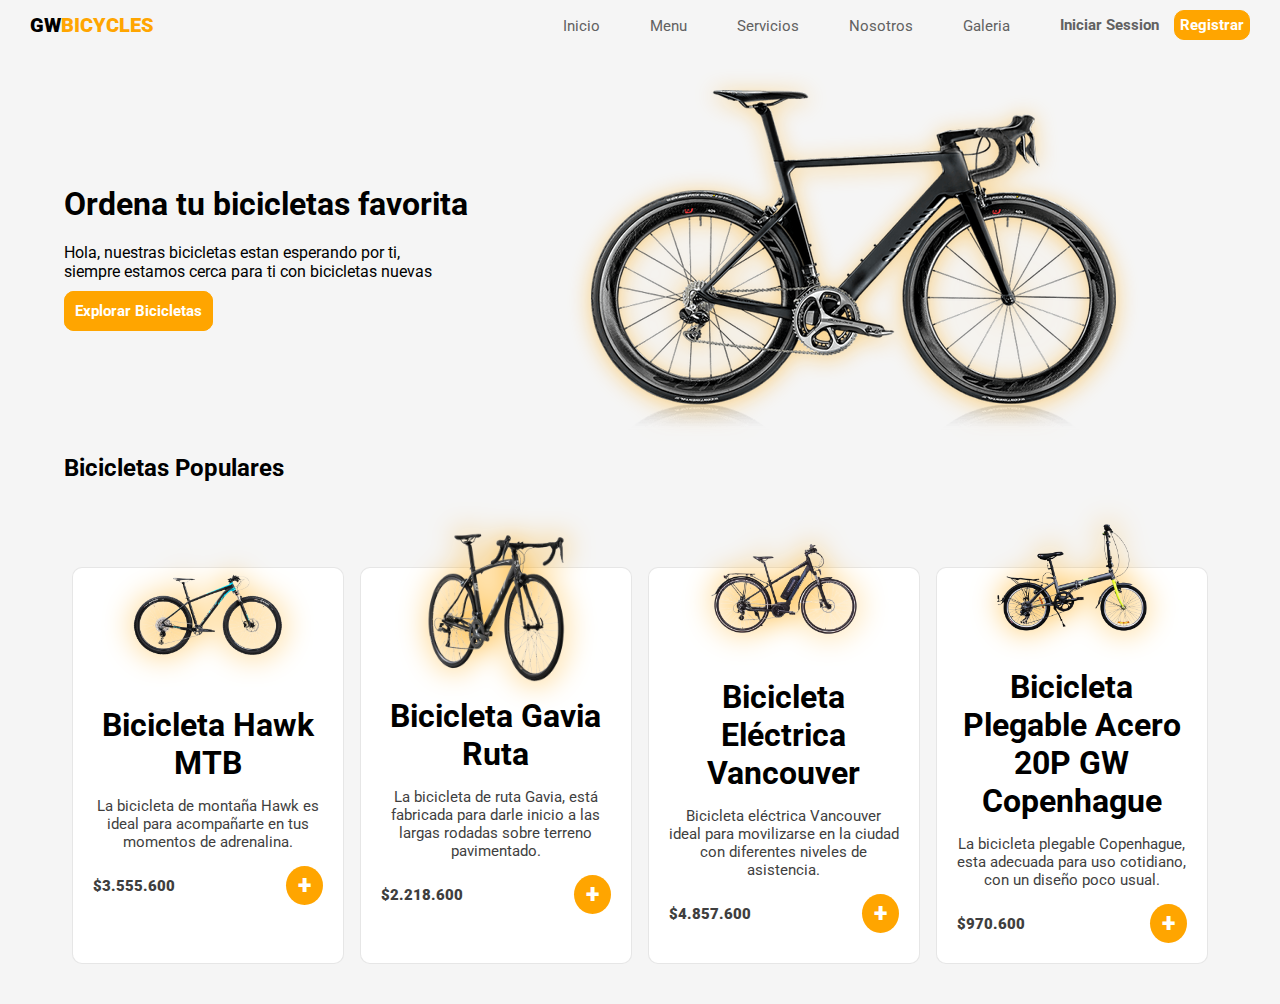
<file: index.html>
<!DOCTYPE html>
<html lang="en">
<head>
    <meta charset="UTF-8">
    <meta http-equiv="X-UA-Compatible" content="IE=edge">
    <meta name="viewport" content="width=device-width, initial-scale=1.0">
    <title>GW Bicycles</title>
    <link rel="stylesheet" href="/css/index.css">
</head>
<body>
    <section class="contenedor">
        <header class="header">
            <section class="logo">
                <p>GW<span>BICYCLES</span></p>
            </section>
            <nav class="menu">
                <ul class="navegacion">
                    <li><a href="/index.html">Inicio</a></li>
                    <li><a href="/Catalogo.html">Menu</a></li>
                    <li><a href="#">Servicios</a></li>
                    <li><a href="#">Nosotros</a></li>
                    <li><a href="#">Galeria</a></li>
                    <li><a href="#">Iniciar Session</a><a href="#">Registrar</a></li>
                </ul>
            </nav>
        </header>
        <aside class="presentacion">
            <section class="informacion">
                <h1>Ordena tu bicicletas favorita</h1>
                <section>
                    <p>Hola, nuestras bicicletas estan esperando por ti,</p>
                    <p>siempre estamos cerca para ti con bicicletas nuevas</p>
                </section>
                <section class="informacion--boton">
                    <button type="button"><a href="/Catalogo.html">Explorar Bicicletas</a></button>
                </section>
            </section>
            <section class="presentacion--imagen">
                <img src="/img/Bicicleta2.png" alt="Imagen presentacion">
            </section>
        </aside>
        <main class="comida">
            <h2 class="comida--titulo">Bicicletas Populares</h2>
            <section class="platos">
                <article class="plato">
                    <img src="./img/Bicicleta-Hawk-MTB.png" alt="Hamburguesa">
                    <h1>Bicicleta Hawk MTB</h1>
                    <p>La bicicleta de montaña Hawk es ideal para acompañarte en tus momentos de adrenalina.</p>
                    <section class="plato--info">
                        <p>$3.555.600</p>
                        <button type="button"><a href="/Catalogo.html#montaña">+</a></button>
                    </section>                    
                </article>
                <article class="plato">
                    <img src="/img/Bicicleta-Gavia-Ruta.png" alt="Pollo frito">
                    <h1>Bicicleta Gavia Ruta</h1>
                    <p>La bicicleta de ruta Gavia, está fabricada para darle inicio a las largas rodadas sobre
                        terreno pavimentado.</p>
                    <section class="plato--info">
                        <p>$2.218.600</p>
                        <button type="button"><a href="/Catalogo.html#ruta">+</a></button>
                    </section>                    
                </article>
                <article class="plato">
                    <img src="/img/Bicicleta-Eléctrica-Vancouver.png" alt="Papas fritas">
                    <h1>Bicicleta Eléctrica Vancouver</h1>
                    <p>Bicicleta eléctrica Vancouver ideal para movilizarse en la ciudad con diferentes niveles de asistencia.</p>
                    <section class="plato--info">
                        <p>$4.857.600</p>
                        <button type="button"><a href="/Catalogo.html#electricas">+</a></button>
                    </section>                    
                </article>
                <article class="plato">
                    <img src="/img/Bicicleta-Plegable-Acero-20P-GW-Copenhague.png" alt="Hamburguesa XL">
                    <h1>Bicicleta Plegable Acero 20P GW Copenhague</h1>
                    <p>La bicicleta plegable Copenhague, esta adecuada para uso cotidiano, con un diseño
                        poco usual.</p>
                    <section class="plato--info">
                        <p>$970.600</p>
                        <button type="button"><a href="/Catalogo.html#urbana">+</a></button>
                    </section>                    
                </article>
            </section>
        </main>
    </section>
    
    <script src="./js/menu.js"></script>
</body>
</html>
</file>
<file: css/index.css>
@import url('https://fonts.googleapis.com/css2?family=Roboto:wght@400;700;900&display=swap');
*{
    margin: 0;
    border: 0;
    padding: 0;
    font-family: 'Roboto', sans-serif;
}
img{
    width: 100%;
    object-fit: cover;
}
/* Contenedor */
.contenedor{
    background-color: rgb(245, 245, 245);
    padding-bottom: 40px;    
}
/* Header -Menu */
.header{
    padding: 10px 30px;
    margin-inline: auto;
    display: flex;
    align-items: center;
    justify-content: space-between;
    margin-bottom: 20px;
    overflow: hidden;
}
/* Logo */
.logo{
    font-weight: 900;
    font-size: 20px;
}
.logo span{
    color: orange;
}
.hamburguesa{
    width: 30px;
}
.hamburguesa:hover{
    cursor: pointer;
}
/* Navegacion */
.navegacion{
    display: flex;
    align-items: center;
    padding-left: 0;
    list-style: none;
}

.navegacion a{
    text-decoration: none;
    color: rgb(97, 97, 97);
    font-weight: 400;
    font-size: 15px;
}
.navegacion a:hover{
    color: black;
}
.navegacion li:last-child{
    display: flex;
    align-items: center;
    gap: 15px;
}
.navegacion li:last-child a{
   font-weight: 700; 
}
.navegacion li:last-child a:last-child{
    background-color: orange;
    color: white;
    padding: 5px;
    border-radius: 10px;
    border: 1px solid orange;
}
.navegacion li:last-child a:last-child:hover{
    background-color: white;
    color: orange;
}
/* Información Banner */
.presentacion{
    width: 90%;
    margin-inline: auto;
    display: flex;
    flex-direction: column;
    align-items: center;
    justify-content: space-between;
}

/* Información */
.informacion{
    text-align: center;
    display: flex;
    flex-direction: column;
    gap: 20px;
}
.informacion--boton button a{
    padding: 10px;
    background-color: orange;
    text-decoration: none;
    border: 1px solid orange;
    color: white;
    border-radius: 10px;
    font-weight: 700;
    font-size: 15px;
}
.informacion--boton button:hover a{
    background-color: white;
    color: orange;
    cursor: pointer;
}
/* Información imagen */
.presentacion--imagen{
    margin: 20px auto;
    max-width: 300px;
    filter: drop-shadow(0 1mm 3mm rgba(255,166,0,0.468));
}
/* Seccion platos */
.comida{
    width: 90%;
    margin-inline:auto;
}
.platos{
    display: grid;
    grid-template-columns: 1fr;
    row-gap: 85px;
}
.comida--titulo{
    text-align: center;
    margin-top: 20px;
    margin-bottom: 85px;
}
/* Contenedor de tarjetas */
.plato{
    width: 80%;
    margin-inline:auto;
    background-color: white;
    padding: 20px;
    display: flex;
    flex-direction: column;
    align-items: center;
    justify-content: center;
    gap: 15px;
    text-align: center;
    border-radius: 10px;
    border: 1px solid rgba(196, 196, 196, 0.426);
}
.plato img{
    width: 150px;
    filter: drop-shadow(0 0 0.9rem orange);
    margin-top: -85px;
}
.plato p{
    font-size: 15px;
    color: rgb(63, 63, 63);
}
.plato--info{
    width: 100%;
    display: flex;
    align-items: center;
    gap: 15px;
    justify-content: space-between;
}
.plato--info p{
    font-weight: 900;
}
.plato--info button{
    background-color: orange;
    color: white;
    font-weight: 900;
    padding: 5px 12px;
    border-radius: 50%;
    font-size: 25px;
}
.plato--info a{
    text-decoration: none;
    color: white;
}
.plato--info button:hover{
    cursor: pointer;
}


@media (min-width:456px) {
    .presentacion--imagen{
        max-width: 500px;
    }
}

@media (min-width:768px) {
    .hamburguesa{
        display: none;
    }
    .menu{
        display: flex;
    }
    .navegacion{
        gap: 30px;
    }
    .presentacion{
        flex-direction: row;
    }
    .informacion{
        text-align: start;
        align-items: flex-start;
    }
    .presentacion--imagen{
        margin: 20px 50px auto auto;
    }
    .platos{
        grid-template-columns: 1fr 1fr;
    }
    .comida--titulo{
        text-align: start;
    }
}

@media (min-width:992px) {
    .navegacion{
        gap: 50px;
    }
    .platos{
        grid-template-columns: 1fr 1fr 1fr 1fr;
    }
    .presentacion--imagen{
        margin: 20px 100px auto auto;
       
    }
}

@media (min-width:1024px) {
    .presentacion--imagen{
        max-width: 800px;
    }
}
</file>
